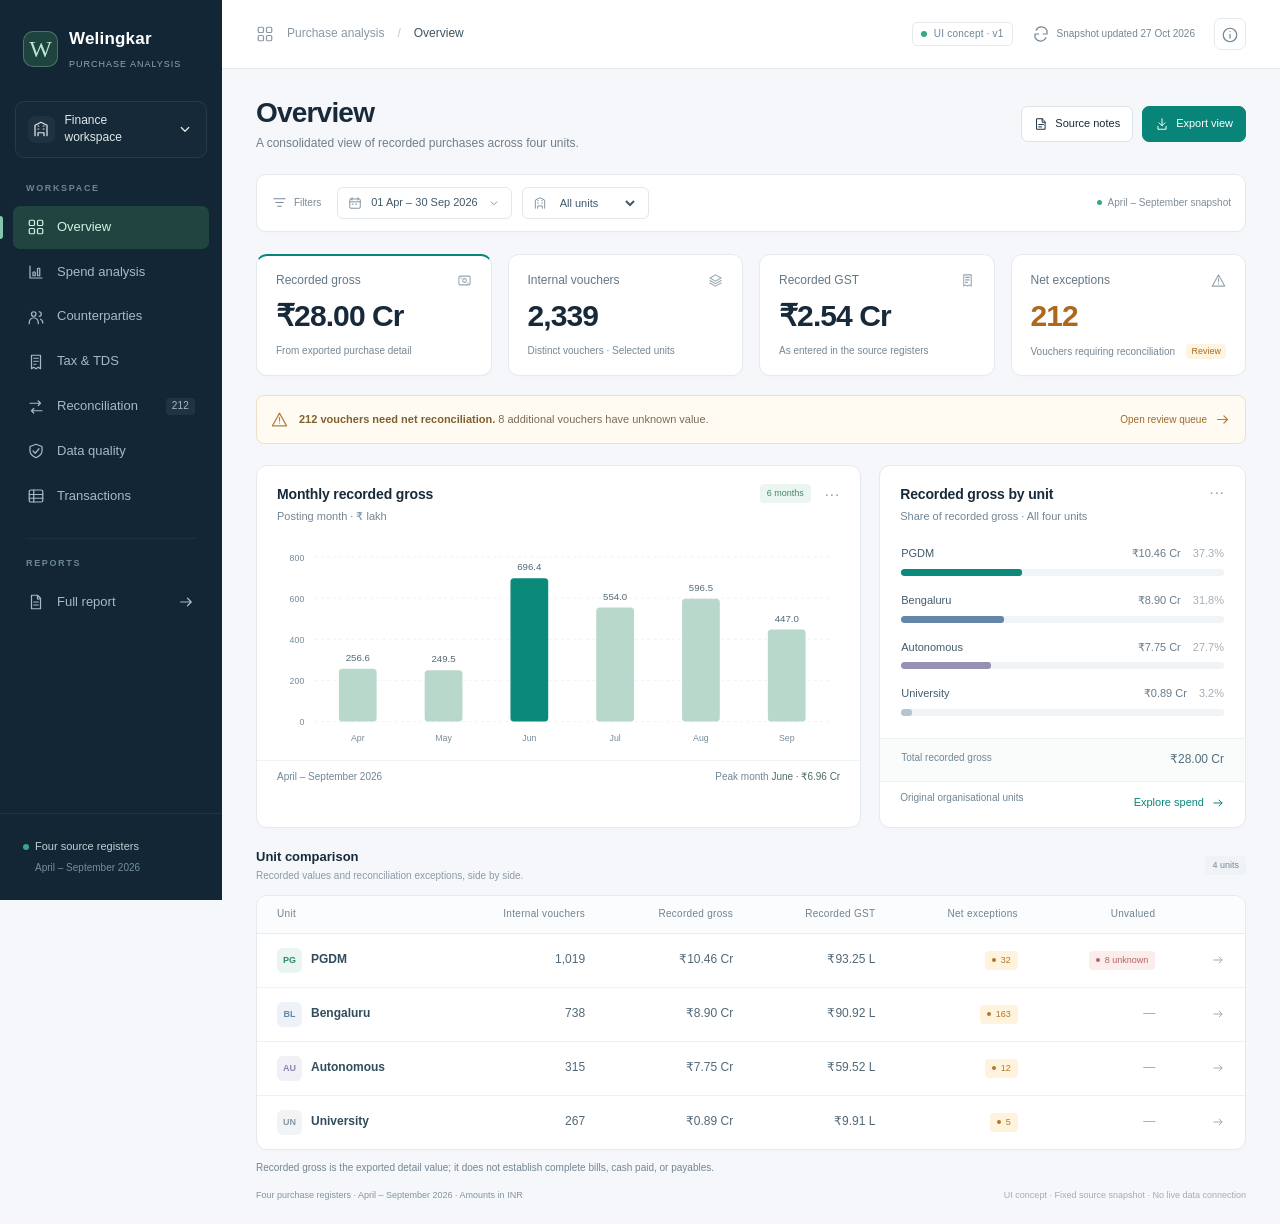
<file: welingkar-ui-mockup-package/index.html>
<!DOCTYPE html>
<html lang="en">
<head>
<meta charset="UTF-8"><meta name="viewport" content="width=device-width,initial-scale=1">
<title>Welingkar purchase analysis · UI concept</title>
<style>
:root{--bg:#f5f7fa;--surface:#fff;--ink:#182a3a;--muted:#6f7e8c;--line:#e5eaef;--accent:#088578;--mint:#e8f6f1;--amber:#a96813;--amber-bg:#fff7e8;--navy:#122636;--blue:#6386a8;--violet:#9691ba;--red:#ba544c;--shadow:0 2px 6px #182a3a03}
*{box-sizing:border-box}html{scroll-behavior:smooth}body{margin:0;background:var(--bg);color:var(--ink);font:14px -apple-system,BlinkMacSystemFont,"Segoe UI",Arial,sans-serif;line-height:1.45;font-variant-numeric:tabular-nums}button,input,select{font:inherit}button,a,select{ -webkit-tap-highlight-color:transparent}button,a{cursor:pointer}button:focus-visible,a:focus-visible,input:focus-visible,select:focus-visible{outline:3px solid #38ad9d;outline-offset:3px}button{color:inherit}a{text-decoration:none;color:inherit}svg{flex-shrink:0}.icon{width:18px;height:18px;fill:none;stroke:currentColor;stroke-width:1.65;stroke-linecap:round;stroke-linejoin:round;vertical-align:middle}.app{min-height:100vh}.sidebar{position:fixed;inset:0 auto 0 0;width:222px;background:var(--navy);color:#9bafbc;display:flex;flex-direction:column;z-index:50}.brand{padding:27px 23px 29px;display:flex;gap:11px;align-items:center;color:#fff}.brand-mark{width:35px;height:36px;border:1px solid #9ecfbd57;background:#1f443f;border-radius:10px;display:grid;place-items:center;font-family:Georgia,serif;font-size:24px;color:#bce6d4}.brand strong{display:block;font-size:17px;letter-spacing:.2px;font-weight:600}.brand small{white-space:nowrap;font-size:9px;letter-spacing:1px;color:#8dabae}.workspace{margin:0 15px 24px;padding:10px 12px;border:1px solid #ffffff14;border-radius:9px;display:flex;gap:10px;align-items:center;font-size:12px;color:#e1e8e9;background:#ffffff04}.workspace .chev{margin-left:auto}.workspace .workspace-icon{width:27px;height:27px;border-radius:7px;background:#ffffff0b;display:grid;place-items:center}.nav-label{font-size:9px;text-transform:uppercase;letter-spacing:1.65px;padding:0 26px 9px;color:#6b8593;font-weight:600}.nav-item{display:flex;align-items:center;gap:12px;padding:12px 14px;margin:2px 13px;color:#a6b9c6;font-size:12px;border-radius:7px;position:relative}.nav-item.active{background:#20443f;color:#d1f2e5}.nav-item.active:before{content:"";position:absolute;left:-13px;top:10px;bottom:10px;width:3px;background:#83c8ad;border-radius:0 3px 3px 0}.nav-item:hover{background:#ffffff08;color:white}.nav-item.active:hover{background:#20443f}.nav-count{margin-left:auto;background:#ffffff10;border-radius:4px;font-size:10px;padding:1px 6px;letter-spacing:.2px}.nav-divider{height:1px;background:#ffffff0c;margin:18px 26px}.side-bottom{margin-top:auto;padding:25px 23px;border-top:1px solid #ffffff10}.source-status{display:flex;align-items:center;gap:6px;color:#c0d0d6;font-size:11px}.dot{width:6px;height:6px;background:#36a784;border-radius:50%;display:inline-block;flex-shrink:0}.side-bottom p{font-size:10px;margin:6px 0 0 12px;color:#72909b}.design-tag{display:inline-flex;align-items:center;gap:7px;color:#718492;border:1px solid var(--line);border-radius:5px;padding:4px 8px;font-size:10px;letter-spacing:.2px;background:white}.main-shell{margin-left:222px}.topbar{height:69px;border-bottom:1px solid var(--line);background:#fff;display:flex;align-items:center;justify-content:space-between;padding:0 34px;gap:18px}.breadcrumb{display:flex;align-items:center;gap:13px;color:#8a98a4;font-size:12px}.breadcrumb .current{color:#3e5363}.top-right{display:flex;align-items:center;gap:19px}.updated{font-size:10px;color:#8996a1;display:flex;align-items:center;gap:7px}.circle-btn{width:32px;height:32px;display:grid;place-items:center;border:1px solid var(--line);border-radius:7px;background:white;color:#738593}.content{padding:27px 34px 21px;max-width:1700px;margin:0 auto}.page-head{display:flex;justify-content:space-between;gap:16px;align-items:center;margin-bottom:22px}.page-head h1{margin:0 0 5px;font-size:28px;line-height:1.2;letter-spacing:-.8px;font-weight:650}.page-head p{margin:0;color:var(--muted);font-size:12px}.head-actions{display:flex;align-items:center;gap:9px}.btn{display:inline-flex;align-items:center;justify-content:center;gap:7px;min-height:36px;padding:8px 12px;border:1px solid #dce3e8;border-radius:7px;background:white;font-size:11px;font-weight:500;white-space:nowrap}.btn:hover{background:#f3f7f8}.btn.primary{background:var(--accent);border-color:var(--accent);color:#fff}.btn.primary:hover{background:#08786d}.btn.ghost{border:none;background:transparent;padding:4px 0;color:var(--accent);min-height:auto;font-size:11px}.btn .icon{width:14px;height:14px}.filters{display:flex;align-items:center;gap:10px;padding:12px 14px;background:#fff;border:1px solid var(--line);border-radius:10px;margin-bottom:22px;box-shadow:var(--shadow)}.filter-label{color:#7c8996;font-size:10px;display:flex;align-items:center;gap:7px;padding:0 6px 0 1px}.filter-label .icon{width:15px;height:15px}.filter{display:inline-flex;align-items:center;gap:9px;background:#fff;min-height:32px;padding:6px 10px;border:1px solid #e1e7ec;border-radius:6px;font-size:11px;color:#415969}.filter .icon{width:14px;height:14px;color:#81939f}.filter select{border:0;outline:0;background:transparent;color:inherit;font-size:11px;max-width:155px}.filter-meta{margin-left:auto;display:flex;gap:6px;align-items:center;font-size:10px;color:#7f8c98}.filter-meta .dot{width:5px;height:5px}.kpis{display:grid;grid-template-columns:repeat(4,minmax(0,1fr));gap:16px;margin-bottom:19px}.kpi{background:var(--surface);border:1px solid var(--line);border-radius:11px;padding:17px 19px 16px;min-width:0;box-shadow:var(--shadow);position:relative;overflow:hidden}.kpi-top{display:flex;align-items:center;gap:6px;justify-content:space-between;margin-bottom:10px;font-size:11px;color:#697b89}.kpi-top .icon{width:15px;height:15px;color:#94a5af}.kpi strong{display:block;font-size:30px;font-weight:600;letter-spacing:-.9px;line-height:1.1;margin-bottom:12px}.kpi-bottom{font-size:10px;color:#8a97a0;display:flex;gap:5px;align-items:center}.kpi-bottom .icon{width:12px;height:12px}.kpi.primary-kpi{border-top:2px solid var(--accent);padding-top:16px}.kpi.alert-kpi strong{color:#ad681b}.kpi .small-tag{margin-left:auto;padding:1px 5px;font-size:9px;border-radius:4px;background:#fff4e0;color:#a96d21}.summary-strip{border:1px solid #eee0c7;background:#fffbf3;border-radius:8px;display:flex;align-items:center;gap:11px;padding:11px 14px;margin-bottom:21px;color:#7c6b54;font-size:11px}.summary-strip .icon{color:#b1813d;width:17px;height:17px}.summary-strip strong{font-weight:600;color:#7e602d}.summary-strip .btn{margin-left:auto;font-size:10px;color:#9a6c2b}.grid{display:grid;gap:18px;margin-bottom:20px}.grid-two{grid-template-columns:1.65fr 1fr}.grid-equal{grid-template-columns:1fr 1fr}.grid-third{grid-template-columns:1.55fr 1fr}.card{background:var(--surface);border:1px solid var(--line);border-radius:11px;box-shadow:var(--shadow);min-width:0;overflow:hidden}.card-header{padding:18px 20px 0;display:flex;justify-content:space-between;gap:12px;align-items:flex-start}.card-title{font-size:13px;font-weight:600;letter-spacing:-.15px;margin:0}.card-sub{font-size:10px;color:#8b98a3;margin:4px 0 0}.card-tools{display:flex;gap:9px;align-items:center}.more{border:0;background:transparent;font-size:15px;color:#8c9ba6;line-height:16px;letter-spacing:1px;padding:0 0 0 5px}.segmented{display:flex;border:1px solid var(--line);background:#f6f8fa;border-radius:5px;padding:2px;gap:1px}.segmented button{border:0;background:transparent;font-size:9px;color:#8a98a3;padding:3px 8px;border-radius:3px}.segmented button.selected{background:#fff;box-shadow:0 1px 3px #1226360c;color:#3b5564}.chart-body{padding:10px 20px 12px}.chart-svg{display:block;width:100%;height:auto;overflow:visible}.chart-svg text{font:10px -apple-system,BlinkMacSystemFont,"Segoe UI",Arial,sans-serif;fill:#8b99a5}.chart-svg .data-label{fill:#536978;font-weight:500;font-size:11px}.chart-svg .axis-line{stroke:#edf0f3;stroke-width:1;stroke-dasharray:3 4}.chart-foot{padding:9px 20px 12px;font-size:10px;color:#91a0aa;border-top:1px solid #f0f3f5;display:flex;justify-content:space-between;gap:10px}.chart-foot strong{font-weight:500;color:#4d6d65}.unit-list{padding:21px 21px 14px;display:flex;flex-direction:column;gap:17px}.unit-line .label{display:flex;align-items:center;justify-content:space-between;font-size:11px;margin-bottom:7px}.unit-line .label span{color:#687c8b;font-size:10px}.bar-bg{height:7px;border-radius:3px;background:#f1f4f6;overflow:hidden}.bar-fill{height:100%;border-radius:3px;background:var(--accent)}.unit-total{padding:12px 21px;margin-top:8px;background:#fafcfc;border-top:1px solid #eff3f4;display:flex;justify-content:space-between;font-size:10px;color:#80929b}.unit-total strong{font-size:12px;color:#536e77;font-weight:500}.section-label{display:flex;justify-content:space-between;align-items:center;margin:3px 0 12px}.section-label h2{font-size:13px;margin:0;font-weight:600}.section-label p{font-size:10px;color:#8d9aa5;margin:2px 0 0}.table-wrap{width:100%;overflow:auto}table{border-collapse:collapse;width:100%;font-size:11px;white-space:nowrap}th{text-align:left;font-size:9px;letter-spacing:.3px;color:#8897a3;font-weight:500;background:#fbfcfd;padding:11px 20px;border-bottom:1px solid #e8edf1}td{padding:14px 20px;border-bottom:1px solid #edf1f4;color:#536877}tr:last-child td{border-bottom:0}tbody tr:hover{background:#f9fcfb}th.num,td.num{text-align:right}td.strong{font-weight:550;color:#304c5d}.unit-label{display:inline-flex;align-items:center;gap:9px}.unit-badge{width:25px;height:25px;display:inline-grid;place-items:center;font-size:9px;font-weight:600;border-radius:6px;background:#eaf5f0;color:#2f8c74}.unit-badge.blue{background:#edf2f8;color:#6588a9}.unit-badge.violet{background:#f1f0f7;color:#8b84ae}.unit-badge.gray{background:#f1f3f5;color:#8796a3}.badge{font-size:9px;padding:3px 7px;border-radius:4px;display:inline-flex;align-items:center;gap:5px;background:#eff3f6;color:#768896}.badge.amber{background:#fff3dd;color:#ac792c}.badge.red{background:#fbedeb;color:#b3655e}.badge.green{background:#eaf6ef;color:#48856c}.badge.blue{background:#edf3f9;color:#6485a4}.badge .dot{width:4px;height:4px;background:currentColor}.table-arrow{border:0;background:transparent;color:#9babb5;padding:0}.table-arrow .icon{width:14px;height:14px}.mini-bar{display:flex;align-items:center;gap:9px;justify-content:flex-end}.mini-track{width:58px;height:4px;border-radius:3px;background:#edf2f4}.mini-track i{display:block;background:#8bb9a5;height:4px;border-radius:3px}.table-header{padding:17px 20px 13px;display:flex;justify-content:space-between;align-items:center;gap:12px}.table-header h2{font-size:13px;margin:0;font-weight:600}.table-header p{margin:4px 0 0;font-size:10px;color:#8a9aa5}.table-header-right{display:flex;gap:8px;align-items:center}.search{display:flex;align-items:center;gap:7px;border:1px solid var(--line);border-radius:6px;padding:7px 9px;background:#fff}.search .icon{width:13px;height:13px;color:#97a5af}.search input{width:142px;border:0;background:transparent;font-size:10px;color:#536a78;outline:none}.search input::placeholder{color:#95a3ae}.pagination{display:flex;align-items:center;justify-content:space-between;padding:10px 20px;border-top:1px solid var(--line);font-size:10px;color:#8899a5}.pagination .pages{display:flex;gap:5px;align-items:center}.page-number{font-size:10px;padding:3px 7px;border:0;background:#ecf6f1;color:#2f8c74;border-radius:3px}.footer{padding:14px 0 1px;font-size:9px;color:#97a5ae;display:flex;justify-content:space-between;gap:12px}.footer span:last-child{color:#a1adb5}.text-note{font-size:10px;color:#8d9ba6;margin:10px 0 0;line-height:1.5}.table-note{padding:11px 20px;border-top:1px solid var(--line);font-size:10px;color:#8b9ba6}.attention{padding:0 20px}.attention-item{padding:15px 0;display:flex;align-items:center;justify-content:space-between;border-bottom:1px solid #eef2f4}.attention-item:last-child{border-bottom:0}.attention-item strong{display:block;font-size:11px;font-weight:500;color:#526b7b}.attention-item p{font-size:10px;margin:4px 0 0;color:#8b9ba6}.attention-num{font-size:22px;color:#a97632;font-weight:500}.donut-row{display:flex;gap:25px;align-items:center;padding:20px}.donut{position:relative;width:130px;height:130px;flex-shrink:0}.donut svg{width:100%;height:100%;transform:rotate(-90deg)}.donut-center{position:absolute;inset:0;display:flex;flex-direction:column;align-items:center;justify-content:center}.donut-center strong{font-size:21px;font-weight:600;letter-spacing:-.5px}.donut-center small{font-size:9px;color:#8d9ba6}.legend{display:flex;flex-direction:column;gap:14px;flex:1}.legend-item{display:flex;align-items:center;gap:8px;font-size:11px;color:#637b8b}.legend-item i{width:7px;height:7px;border-radius:2px;background:var(--accent)}.legend-item strong{margin-left:auto;font-size:12px;color:#455f71;font-weight:500}.legend-item small{display:block;color:#8b9aa5;font-size:9px;margin-top:2px}.toolbar-tabs{display:flex;gap:23px;border-bottom:1px solid var(--line);padding:0 20px}.toolbar-tabs button{border:0;background:transparent;padding:13px 0;font-size:11px;color:#8b99a5;position:relative}.toolbar-tabs button.active{color:var(--accent)}.toolbar-tabs button.active:after{position:absolute;bottom:-1px;left:0;right:0;height:2px;background:var(--accent);content:""}.inline-note{padding:12px 15px;background:#edf5f9;border:1px solid #dae7ee;color:#65808f;border-radius:8px;display:flex;gap:10px;align-items:flex-start;font-size:10px;margin-bottom:20px}.inline-note .icon{width:15px;height:15px}.review-progress{height:6px;background:#f0f4f5;border-radius:4px;margin-top:10px;overflow:hidden}.review-progress i{height:100%;display:block;border-radius:4px;background:#7eb79e}.quality-list{padding:6px 20px 19px}.quality-line{display:grid;grid-template-columns:143px 1fr 43px;gap:12px;align-items:center;font-size:10px;margin-top:20px;color:#708694}.quality-line strong{text-align:right;font-size:11px;font-weight:500}.quality-line .bar-bg{height:7px}.report-layout{display:grid;grid-template-columns:196px 1fr;gap:21px}.report-outline{padding:18px;height:fit-content;position:sticky;top:20px}.report-outline small{color:#95a4ae;font-size:9px;letter-spacing:1.2px}.report-outline button{display:block;width:100%;text-align:left;border:0;background:transparent;color:#8093a0;padding:10px 9px;font-size:10px;border-radius:5px}.report-outline button.selected{color:var(--accent);background:#eaf5f0}.report-paper{padding:30px 36px}.report-kicker{font-size:9px;letter-spacing:1.5px;color:#7d9e90}.report-paper h2{font-size:25px;line-height:1.3;margin:10px 0;color:#233e4d;font-weight:600;letter-spacing:-.5px}.report-paper p{font-size:12px;color:#6f8492;line-height:1.75;margin:14px 0}.report-metrics{display:grid;grid-template-columns:repeat(3,1fr);padding:20px 0;margin:18px 0;border-top:1px solid var(--line);border-bottom:1px solid var(--line);gap:15px}.report-metrics strong{display:block;font-size:24px;font-weight:550}.report-metrics small{font-size:10px;color:#8194a0}.report-paper h3{font-size:14px;margin:24px 0 10px}.report-priority{display:flex;align-items:flex-start;gap:12px;margin:14px 0}.report-priority .number{background:#f2f6f5;border:1px solid #e2eae7;border-radius:6px;padding:4px 7px;color:#6a9585;font-size:10px}.report-priority strong{font-size:11px;font-weight:600;color:#455e6e}.report-priority p{margin:3px 0 0;font-size:10px;line-height:1.6}.drawer-backdrop{display:none;position:fixed;inset:0;z-index:80;background:#12263655;backdrop-filter:blur(2px)}.drawer-backdrop.open{display:block}.drawer{position:absolute;right:0;top:0;height:100%;width:410px;max-width:95vw;background:#fff;box-shadow:-5px 0 35px #12263622;padding:26px;overflow-y:auto}.drawer h2{font-size:21px;letter-spacing:-.5px;margin:15px 0 7px}.drawer p{color:#7d909e;font-size:12px;line-height:1.7}.drawer .close{float:right;border:1px solid var(--line);border-radius:6px;background:#fff;width:28px;height:28px}.drawer-detail{padding:14px 0;border-bottom:1px solid var(--line);display:flex;justify-content:space-between;font-size:12px;color:#7a8e9c}.drawer-detail strong{font-weight:550;color:#365261}.modal-bottom{margin-top:26px;padding:15px;background:#f5f8fa;border-radius:8px;font-size:11px;color:#7c919f}.toast{position:fixed;bottom:25px;left:calc(50% + 111px);transform:translateX(-50%);background:#203d40;color:white;padding:11px 20px;border-radius:8px;box-shadow:0 5px 20px #12263622;font-size:12px;z-index:100;opacity:0;pointer-events:none;transition:opacity .2s}.toast.show{opacity:1}.mobile-menu{display:none}.nav-close{display:none;position:absolute;right:10px;top:10px;width:25px;height:25px;border:1px solid #ffffff25;background:#122636;color:#b4c6ce;border-radius:5px;font-size:18px;align-items:center;justify-content:center}.section-options{display:flex;gap:8px;align-items:center}.hidden{display:none!important}.report-rule{border-top:1px solid var(--line);margin-top:25px;padding-top:15px;font-size:10px;color:#96a2aa}.quality-issue{color:#a5712f}.breakable{white-space:normal}.screen-description{display:none}
.nav-item{font-size:13px}.kpi-top{font-size:12px;color:#637786}.kpi-bottom{color:#758795}.card-title,.table-header h2{font-size:14px}.card-sub,.table-header p{font-size:11px;color:#738594}.chart-svg text{fill:#778b99}.chart-foot{color:#718694}.unit-line .label{font-size:12px}.unit-line .label span{font-size:11px}.unit-total{color:#718694}table{font-size:12px}th{font-size:10px;color:#6f8392}.text-note{color:#718694}.report-paper p{color:#647c8c}.report-outline button{font-size:11px;color:#718795}.updated{color:#728795}.footer{color:#8194a1}
@media(min-width:1700px){.content{padding-top:31px}.kpi{padding:20px 22px}.kpi.primary-kpi{padding-top:19px}.grid{gap:21px}.chart-body{padding-top:17px;padding-bottom:17px}.kpi strong{font-size:33px}}
@media(max-width:1250px){.sidebar{width:195px}.main-shell{margin-left:195px}.topbar{padding:0 23px}.content{padding:25px 23px}.nav-item{font-size:11px;gap:10px}.brand{padding-left:20px}.brand strong{font-size:15px}.brand small{font-size:8px}.grid-two{grid-template-columns:1.4fr 1fr}td,th{padding-left:15px;padding-right:15px}.filter-meta{display:none}.kpi{padding:16px 15px}.kpi.primary-kpi{padding-top:15px}.kpi strong{font-size:27px}.report-paper{padding:26px}.top-right{gap:10px}}
@media(max-width:980px){.sidebar{width:180px}.main-shell{margin-left:180px}.workspace{font-size:10px}.nav-item{padding:11px 10px;gap:8px;font-size:10px}.nav-count{font-size:9px}.brand{padding-left:16px}.grid-two,.grid-third{grid-template-columns:1fr 1fr}.content{padding:22px 20px}.topbar{padding:0 20px}.updated{display:none}.kpis{gap:10px}.kpi strong{font-size:25px}.kpi-top{font-size:10px}.kpi-bottom{font-size:9px}.summary-strip{align-items:flex-start}.summary-strip .btn{white-space:nowrap}.report-layout{grid-template-columns:160px 1fr}.donut-row{gap:10px}.donut{width:100px;height:100px}.head-actions .btn:not(.primary){display:none}.filter{font-size:10px}.quality-line{grid-template-columns:100px 1fr 35px}}
@media(max-width:760px){.nav-close{display:flex}.chart-svg text{font-size:16px}.chart-svg .data-label{font-size:18px}.sidebar:not(.mobile-open){visibility:hidden}.sidebar{transform:translateX(-100%);transition:transform .2s;width:222px}.sidebar.mobile-open{transform:translateX(0)}.main-shell{margin-left:0}.mobile-menu{display:grid}.topbar{height:59px;padding:0 17px;gap:10px}.breadcrumb{font-size:10px;gap:9px;margin-right:auto}.top-right{gap:6px}.top-right .circle-btn{display:none}.design-tag{font-size:9px;padding:3px 5px}.content{padding:23px 16px}.page-head{margin-bottom:17px;align-items:flex-start}.page-head h1{font-size:25px}.page-head p{font-size:10px;max-width:210px}.head-actions .btn{font-size:10px;padding:7px 9px;min-height:32px}.filters{padding:10px;gap:7px;flex-wrap:wrap;margin-bottom:17px}.filter-label{display:none}.filter{padding:5px 7px;font-size:10px;gap:5px;min-height:30px}.filter select{font-size:10px}.kpis{grid-template-columns:1fr 1fr;gap:10px;margin-bottom:16px}.kpi{padding:14px 15px}.kpi.primary-kpi{padding-top:13px}.kpi strong{font-size:28px;margin-bottom:9px}.kpi-top{margin-bottom:9px}.summary-strip{padding:10px 11px;font-size:10px;gap:8px;margin-bottom:16px;flex-wrap:wrap}.summary-strip .btn{margin-left:25px}.grid-two,.grid-equal,.grid-third{grid-template-columns:1fr}.grid{gap:16px;margin-bottom:16px}.card-header{padding:16px 16px 0}.chart-body{padding-left:16px;padding-right:16px}.table-header{padding:14px 15px;align-items:flex-start;flex-wrap:wrap}.table-header h2{font-size:12px}.table-header-right{margin-left:auto}.search input{width:110px}.search{padding:6px 8px}.table-header-right .btn{min-height:29px;font-size:10px;padding:6px 8px}.footer{font-size:8px;display:block}.footer span{display:block;margin-bottom:5px}.report-layout{grid-template-columns:1fr}.report-outline{position:static;display:flex;gap:5px;overflow:auto;padding:8px}.report-outline small{display:none}.report-outline button{width:auto;white-space:nowrap}.report-paper{padding:24px}.report-paper h2{font-size:23px}.toolbar-tabs{gap:17px;overflow:auto}.toolbar-tabs button{font-size:10px;white-space:nowrap}.toast{left:50%;max-width:90vw;width:max-content;font-size:11px}.inline-note{font-size:10px}.donut{width:130px;height:130px}.donut-row{gap:25px}.quality-line{grid-template-columns:130px 1fr 40px}}
@media print{.sidebar,.topbar,.filters,.head-actions,.footer{display:none}.main-shell{margin:0}.content{padding:0}.card,.kpi{break-inside:avoid}.summary-strip{print-color-adjust:exact}.report-layout{display:block}.report-outline{display:none}}
</style>
</head>
<body>
<div class="app">
<aside class="sidebar" id="sidebar" aria-label="Main navigation"><button class="nav-close" aria-label="Close navigation" onclick="document.getElementById('sidebar').classList.remove('mobile-open')">×</button>
 <a class="brand" href="#overview"><span class="brand-mark">W</span><span><strong>Welingkar</strong><small>PURCHASE ANALYSIS</small></span></a>
 <div class="workspace"><span class="workspace-icon" data-icon="building"></span><span>Finance workspace</span><span class="chev" data-icon="chevron"></span></div>
 <div class="nav-label">Workspace</div><nav id="nav"></nav>
 <div class="nav-divider"></div><div class="nav-label">Reports</div>
 <a class="nav-item" data-page="report" href="#report"><span data-icon="report"></span>Full report<span data-icon="arrow" style="margin-left:auto"></span></a>
 <div class="side-bottom"><div class="source-status"><i class="dot"></i>Four source registers</div><p>April – September 2026</p></div>
</aside>
<div class="main-shell">
 <header class="topbar"><button class="circle-btn mobile-menu" id="mobileMenu" aria-label="Open navigation"><span data-icon="menu"></span></button><div class="breadcrumb"><span data-icon="grid"></span><span>Purchase analysis</span><span style="color:#bac4cb">/</span><span class="current" id="breadcrumb">Overview</span></div><div class="top-right"><span class="design-tag"><i class="dot"></i>UI concept · v1</span><span class="updated"><span data-icon="refresh"></span>Snapshot updated 27 Oct 2026</span><button class="circle-btn" aria-label="About this preview" onclick="openAbout()"><span data-icon="info"></span></button></div></header>
 <main class="content" id="content"></main>
</div>
</div>
<div class="drawer-backdrop" id="drawerBackdrop"><section class="drawer" role="dialog" aria-modal="true" aria-labelledby="drawerTitle"><button class="close" aria-label="Close details" onclick="closeDrawer()">×</button><div id="drawerContent"></div></section></div>
<div class="toast" id="toast" role="status"></div>
<script>
const icons={
 grid:'<rect x="3" y="3" width="7" height="7" rx="1.5"/><rect x="14" y="3" width="7" height="7" rx="1.5"/><rect x="3" y="14" width="7" height="7" rx="1.5"/><rect x="14" y="14" width="7" height="7" rx="1.5"/>',
 chart:'<path d="M4 20V4M4 20h16"/><rect x="8" y="12" width="3" height="5" rx=".5"/><rect x="14" y="7" width="3" height="10" rx=".5"/>',
 users:'<circle cx="9" cy="8" r="3"/><path d="M3 21v-2a6 6 0 0 1 12 0v2M16 5a3 3 0 0 1 0 6M18 15a5 5 0 0 1 3 5"/>',
 tax:'<path d="M6 3h12v18l-3-2-3 2-3-2-3 2zM9 7h6M9 11h6M9 15h3"/>',
 reconcile:'<path d="M4 7h14l-3-3M20 17H6l3 3M18 7l-3 3M6 17l3-3"/>',
 shield:'<path d="M12 3 4 6v6c0 5 8 9 8 9s8-4 8-9V6zM8 12l3 3 5-6"/>',
 table:'<rect x="3" y="4" width="18" height="16" rx="2"/><path d="M3 10h18M3 15h18M9 4v16"/>',
 report:'<path d="M6 3h8l4 4v14H6zM14 3v5h4M9 12h6M9 16h6"/>',
 building:'<path d="M4 21V7l8-4 8 4v14M8 21v-4h8v4M8 8h1M15 8h1M8 12h1M15 12h1"/>',
 arrow:'<path d="M5 12h14M14 7l5 5-5 5"/>',
 down:'<path d="M12 3v12M7 10l5 5 5-5M5 16v5h14v-5"/>',
 calendar:'<rect x="3" y="5" width="18" height="16" rx="2"/><path d="M7 3v4M17 3v4M3 10h18M7 14h2M13 14h2"/>',
 chevron:'<path d="m7 10 5 5 5-5"/>',
 filter:'<path d="M3 6h18M6 12h12M9 18h6"/>',
 refresh:'<path d="M20 7v5h-5M4 17v-5h5M5.5 7a8 8 0 0 1 13.8-.8M18.5 17a8 8 0 0 1-13.8.8"/>',
 info:'<circle cx="12" cy="12" r="9"/><path d="M12 11v5M12 7v.1"/>',
 money:'<rect x="3" y="5" width="18" height="14" rx="2"/><circle cx="12" cy="12" r="3"/><path d="M6 8h1M17 16h1"/>',
 stack:'<path d="m3 8 9-5 9 5-9 5zM3 12l9 5 9-5M3 16l9 5 9-5"/>',
 alert:'<path d="m12 3 10 18H2zM12 9v5M12 17v.1"/>',
 search:'<circle cx="10.5" cy="10.5" r="6.5"/><path d="m16 16 5 5"/>',
 check:'<path d="m5 12 4 4L19 6"/>',
 menu:'<path d="M4 6h16M4 12h16M4 18h16"/>',
 clock:'<circle cx="12" cy="12" r="9"/><path d="M12 7v5l3 2"/>',
 file:'<path d="M5 3h9l5 5v13H5zM14 3v6h5M8 13h8M8 17h5"/>',
 arrowUp:'<path d="m5 15 5-5 4 4 5-8M15 6h4v4"/>',
 column:'<rect x="3" y="5" width="18" height="14" rx="2"/><path d="M10 5v14M16 5v14"/>'
};
const ico=(n)=>'<svg class="icon" viewBox="0 0 24 24" aria-hidden="true">'+(icons[n]||icons.info)+'</svg>';
function hydrateIcons(){document.querySelectorAll('[data-icon]').forEach(e=>e.innerHTML=ico(e.dataset.icon))}
const pages=[['overview','Overview','grid'],['spend','Spend analysis','chart'],['counterparties','Counterparties','users'],['tax','Tax & TDS','tax'],['reconciliation','Reconciliation','reconcile','212'],['quality','Data quality','shield'],['transactions','Transactions','table']];
document.getElementById('nav').innerHTML=pages.map(([id,label,icon,count])=>`<a class="nav-item" data-page="${id}" href="#${id}">${ico(icon)}${label}${count?`<span class="nav-count">${count}</span>`:''}</a>`).join('');
const units=[
 {name:'PGDM',code:'PG',color:'#0b897a',className:'',gross:104574467.29,gst:9324785.12,vouchers:1019,exceptions:32,unknown:8,monthly:[164.32,113.19,202.8,270.31,154.5,140.64]},
 {name:'Bengaluru',code:'BL',color:'#6486a7',className:'blue',gross:88994578.37,gst:9092069.56,vouchers:738,exceptions:163,unknown:0,monthly:[67.43,39.55,188.22,167.35,295.16,132.23]},
 {name:'Autonomous',code:'AU',color:'#9690b5',className:'violet',gross:77489839.07,gst:5951819.07,vouchers:315,exceptions:12,unknown:0,monthly:[19.04,92.57,282.88,98.24,132.17,150]},
 {name:'University',code:'UN',color:'#b5c5d0',className:'gray',gross:8940219.20,gst:990891.56,vouchers:267,exceptions:5,unknown:0,monthly:[5.76,4.23,22.47,18.15,14.7,24.09]}
];
const grossTotal=units.reduce((s,u)=>s+u.gross,0);
let selectedUnit='all',activePage='overview',searchTerm='',queueTab='Net exceptions';
const lakh=n=>'₹'+(n/100000).toFixed(2)+' L';
const crore=n=>'₹'+(n/10000000).toFixed(2)+' Cr';
const comma=n=>Number(n).toLocaleString('en-IN');
const badge=(label,style='amber')=>`<span class="badge ${style}"><i class="dot"></i>${label}</span>`;
const more=()=>`<button class="more" aria-label="Component details" onclick="showDesignNote()">···</button>`;
function head(title,sub,action='Export view'){return `<div class="page-head"><div><h1>${title}</h1><p>${sub}</p></div><div class="head-actions"><button class="btn" onclick="openAbout()">${ico('file')}Source notes</button><button class="btn primary" onclick="exportConcept()">${ico('down')}${action}</button></div></div>`}
function filterBar(extended=false){let scoped=['overview','spend'].includes(activePage);return `<div class="filters" aria-label="View filters"><span class="filter-label">${ico('filter')}Filters</span><button class="filter" onclick="showPeriod()">${ico('calendar')}01 Apr – 30 Sep 2026 ${ico('chevron')}</button>${scoped?`<label class="filter">${ico('building')}<select id="unitFilter" aria-label="Unit" onchange="selectedUnit=this.value;render()"><option value="all">All units</option>${units.map(u=>`<option ${selectedUnit===u.name?'selected':''}>${u.name}</option>`).join('')}</select></label>`:`<button class="filter" onclick="showDesignNote()">${ico('building')}All units ${ico('chevron')}</button>`}${extended?`<button class="filter" onclick="showDesignNote()">All services ${ico('chevron')}</button><button class="filter" onclick="showDesignNote()">All account heads ${ico('chevron')}</button>`:''}<span class="filter-meta"><i class="dot"></i>April – September snapshot</span></div>`}
function kpi(label,value,caption,icon='money',type='',tag=''){return `<div class="kpi ${type}"><div class="kpi-top"><span>${label}</span>${ico(icon)}</div><strong>${value}</strong><div class="kpi-bottom">${caption}${tag?`<span class="small-tag">${tag}</span>`:''}</div></div>`}
function card(title,sub,body,tools='',foot=''){return `<section class="card"><div class="card-header"><div><h2 class="card-title">${title}</h2>${sub?`<p class="card-sub">${sub}</p>`:''}</div><div class="card-tools">${tools}${more()}</div></div>${body}${foot?`<div class="chart-foot">${foot}</div>`:''}</section>`}
function table(title,sub,headers,rows,opt={}){return `<section class="card">${title?`<div class="table-header"><div><h2>${title}</h2>${sub?`<p>${sub}</p>`:''}</div><div class="table-header-right">${opt.search?`<label class="search">${ico('search')}<input type="search" placeholder="${opt.placeholder||'Search records...'}" aria-label="Search ${title}" oninput="filterRows(this)"></label>`:''}${opt.cta?`<a href="#${opt.cta.page}" class="btn ghost">${opt.cta.text} ${ico('arrow')}</a>`:''}${opt.download?`<button class="btn" onclick="exportConcept()">${ico('down')}CSV</button>`:''}${more()}</div></div>`:''}${opt.tabs||''}<div class="table-wrap"><table><thead><tr>${headers.map((h,i)=>`<th class="${i>0&&opt.numeric?'num':''}">${h}</th>`).join('')}</tr></thead><tbody>${rows.map(row=>`<tr>${row.map((c,i)=>`<td class="${i===0?'strong':i>0&&opt.numeric?'num':''}">${c}</td>`).join('')}</tr>`).join('')}</tbody></table></div>${opt.pagination?`<div class="pagination"><span>Showing ${rows.length} preview records${opt.total?' · '+comma(opt.total)+' in source':''}</span><div class="pages"><span>Design preview</span><span class="page-number">1</span></div></div>`:''}${opt.note?`<div class="table-note">${opt.note}</div>`:''}</section>`}
function rowArrow(name){return `<button class="table-arrow" aria-label="Inspect ${name}" onclick="openUnit('${name}')">${ico('arrow')}</button>`}
function unitLabel(u){return `<span class="unit-label"><span class="unit-badge ${u.className}">${u.code}</span>${u.name}</span>`}
function monthlyChart(values=[256.55,249.54,696.36,554.05,596.53,446.96],width=640,height=242){const max=Math.ceil(Math.max(...values)/200)*200||200;const left=43,right=12,top=25,bottom=30,cw=width-left-right,ch=height-top-bottom;let s=`<svg class="chart-svg" role="img" aria-label="Monthly recorded gross in lakh from April to September 2026" viewBox="0 0 ${width} ${height}">`;for(let i=0;i<=4;i++){const y=top+ch-i/4*ch;s+=`<line class="axis-line" x1="${left}" x2="${width-right}" y1="${y}" y2="${y}"/><text x="${left-12}" y="${y+4}" text-anchor="end">${max*i/4}</text>`}values.forEach((v,i)=>{let step=cw/6,x=left+i*step+step*.28,bw=step*.44,h=v/max*ch;s+=`<rect x="${x}" y="${top+ch-h}" width="${bw}" height="${h}" rx="4" fill="${i===2?'#0b897a':'#b8d8cb'}"><title>${['Apr','May','Jun','Jul','Aug','Sep'][i]}: ₹${v.toFixed(2)} lakh</title></rect><text class="data-label" x="${x+bw/2}" y="${top+ch-h-9}" text-anchor="middle">${v.toFixed(1)}</text><text x="${x+bw/2}" y="${height-8}" text-anchor="middle">${['Apr','May','Jun','Jul','Aug','Sep'][i]}</text>`});return s+'</svg>'}
function unitBars(showUnits=units){return `<div class="unit-list">${showUnits.map(u=>`<div class="unit-line"><div class="label"><span style="color:#425c6c">${u.name}</span><span>${crore(u.gross)}<span style="color:#a4afb8;margin-left:12px">${(u.gross/grossTotal*100).toFixed(1)}%</span></span></div><div class="bar-bg"><div class="bar-fill" style="width:${u.gross/grossTotal*100}%;background:${u.color}"></div></div></div>`).join('')}</div>`}
function footer(){return `<footer class="footer"><span>Four purchase registers · April – September 2026 · Amounts in INR</span><span>UI concept · Fixed source snapshot · No live data connection</span></footer>`}
function overview(){const scope=selectedUnit==='all'?units:units.filter(u=>u.name===selectedUnit),sum=k=>scope.reduce((s,u)=>s+u[k],0);let monthly=selectedUnit==='all'?[256.55,249.54,696.36,554.05,596.53,446.96]:scope[0].monthly;return head('Overview','A consolidated view of recorded purchases across four units.')+filterBar()+`<div class="kpis">${kpi('Recorded gross',crore(sum('gross')),'From exported purchase detail','money','primary-kpi')}${kpi('Internal vouchers',comma(sum('vouchers')),'Distinct vouchers · Selected units','stack')}${kpi('Recorded GST',crore(sum('gst')),'As entered in the source registers','tax')}${kpi('Net exceptions',comma(sum('exceptions')),'Vouchers requiring reconciliation','alert','alert-kpi','Review')}</div><div class="summary-strip">${ico('alert')}<span><strong>${comma(sum('exceptions'))} vouchers need net reconciliation.</strong> ${sum('unknown')} additional vouchers have unknown value.</span><a class="btn ghost" href="#reconciliation">Open review queue ${ico('arrow')}</a></div><div class="grid grid-two">${card('Monthly recorded gross','Posting month · ₹ lakh',`<div class="chart-body">${monthlyChart(monthly)}</div>`,`<span class="badge green">6 months</span>`,`<span>April – September 2026</span><span>${selectedUnit==='all'?'Peak month <strong>June · ₹6.96 Cr</strong>':selectedUnit+' source amounts'}</span>`)}${card('Recorded gross by unit','Share of recorded gross · All four units',unitBars()+`<div class="unit-total"><span>Total recorded gross</span><strong>₹28.00 Cr</strong></div>`,'',`<span>Original organisational units</span><a class="btn ghost" href="#spend">Explore spend ${ico('arrow')}</a>`)}</div><div class="section-label"><div><h2>Unit comparison</h2><p>Recorded values and reconciliation exceptions, side by side.</p></div><span class="badge">${scope.length} ${scope.length===1?'unit':'units'}</span></div>${table('','',['Unit','Internal vouchers','Recorded gross','Recorded GST','Net exceptions','Unvalued',''],scope.map(u=>[unitLabel(u),comma(u.vouchers),crore(u.gross),lakh(u.gst),badge(comma(u.exceptions)),u.unknown?badge(u.unknown+' unknown','red'):'<span style="color:#9aa9b3">—</span>',rowArrow(u.name)]),{numeric:true})}<p class="text-note">Recorded gross is the exported detail value; it does not establish complete bills, cash paid, or payables.</p>`}
function groupedChart(){let w=650,h=248,left=40,top=18,bottom=33,ch=h-top-bottom,step=(w-left-15)/6,s=`<svg class="chart-svg" role="img" aria-label="Monthly recorded gross by unit in lakh" viewBox="0 0 ${w} ${h}">`;for(let i=0;i<5;i++){let y=top+ch-i*ch/4;s+=`<line class="axis-line" x1="${left}" x2="${w-15}" y1="${y}" y2="${y}"/><text x="${left-10}" y="${y+4}" text-anchor="end">${i*75}</text>`}for(let m=0;m<6;m++){units.forEach((u,i)=>{let bh=u.monthly[m]/300*ch,x=left+m*step+16+i*13;s+=`<rect x="${x}" y="${top+ch-bh}" width="9" height="${bh}" fill="${u.color}" rx="2"><title>${u.name}: ${u.monthly[m]} lakh</title></rect>`});s+=`<text x="${left+m*step+37}" y="${h-8}" text-anchor="middle">${['Apr','May','Jun','Jul','Aug','Sep'][m]}</text>`}return s+'</svg>'}
function donut(){return `<div class="donut-row"><div class="donut"><svg viewBox="0 0 120 120" role="img" aria-label="Services 88.6 percent, goods 11.4 percent"><circle cx="60" cy="60" r="48" fill="none" stroke="#dce9ef" stroke-width="13"/><circle cx="60" cy="60" r="48" fill="none" stroke="#0b897a" stroke-width="13" stroke-dasharray="267.3 301.6" stroke-linecap="butt"/></svg><div class="donut-center"><strong>88.6%</strong><small>Services</small></div></div><div class="legend"><div class="legend-item"><i></i><div>Services<small>₹24.82 Cr</small></div><strong>88.6%</strong></div><div class="legend-item"><i style="background:#dce9ef"></i><div>Goods<small>₹3.18 Cr</small></div><strong>11.4%</strong></div></div></div>`}
const categories=[['Capital Work in Progress','23','₹4.27 Cr','15.3%'],['Other Office Expenses','245','₹1.97 Cr','7.0%'],['Enrollment Fees on PGDLP Program','9','₹1.74 Cr','6.2%'],['Enrollment Fees A/c – DLP Jaro','6','₹1.62 Cr','5.8%'],['Capital WIP','4','₹1.60 Cr','5.7%'],['Rent for Building and Hostels','97','₹1.43 Cr','5.1%']];
function spend(){let scope=selectedUnit==='all'?units:units.filter(u=>u.name===selectedUnit),gross=scope.reduce((s,u)=>s+u.gross,0);return head('Spend analysis','Understand the mix, trajectory, and original account classifications.')+filterBar(true)+`<div class="kpis">${kpi('Recorded gross',crore(gross),'Exported purchase detail','money','primary-kpi')}${kpi('Basic amount',selectedUnit==='all'?'₹25.46 Cr':crore(gross-scope[0].gst),'Before recorded GST','stack')}${kpi('Explicit capital-work heads','₹5.87 Cr','All units · Source classification','building')}${kpi('Account heads','90','All units · Original labels retained','column')}</div><div class="grid grid-two">${card('Monthly gross by unit','₹ lakh · Posting month',`<div class="chart-body">${selectedUnit==='all'?groupedChart():monthlyChart(scope[0].monthly)}</div>`,'',`<div style="display:flex;gap:15px">${units.map(u=>`<span style="display:flex;gap:5px;align-items:center"><i style="width:6px;height:6px;border-radius:2px;background:${u.color}"></i>${u.name}</span>`).join('')}</div>`)}${card('Goods & services','As classified in the original registers · All units',donut()+`<div class="attention" style="padding-bottom:16px"><div class="attention-item"><div><strong>₹5.87 Cr in explicit capital-work heads</strong><p>A classification view; not a complete capex definition.</p></div>${ico('building')}</div></div>`)}</div>${table('Category analysis','All units · Original account labels have not been merged.',['Account head','Vouchers','Recorded gross','Share'],categories.map(r=>[r[0],r[1],r[2],`<span class="mini-bar">${r[3]}<span class="mini-track"><i style="width:${parseFloat(r[3])/15.3*100}%"></i></span></span>`]),{search:true,placeholder:'Search account heads...',numeric:true,pagination:true,total:90,download:true})}`}
const parties=[['NU Associates LLP','Bengaluru','15','₹3.28 Cr','11.7%'],['JARO Institute of Technology Mgmt. & Res. Ltd (Crs)','Autonomous','6','₹1.62 Cr','5.8%'],['Artimiza Designers','3 units','13','₹1.58 Cr','5.7%'],['DMC Finishing School Pvt Ltd','Autonomous','6','₹1.51 Cr','5.4%'],['BEST Undertaking','PGDM','119','₹1.13 Cr','4.0%'],['Yangpoo Marketing Pvt Ltd','Autonomous','8','₹1.07 Cr','3.8%']];
function counterparties(){return head('Counterparties','Explore recorded party names, concentration, and identity review candidates.')+filterBar()+`<div class="kpis">${kpi('Recorded party names','460','Recorded names · Not deduplicated','users','primary-kpi')}${kpi('Top ten share','48.5%','Share of recorded gross','chart')}${kpi('Names in multiple units','52','Cross-unit recorded names','building')}${kpi('Same-identifier name groups','9','Review identity before merging','alert','alert-kpi')}</div><div class="grid grid-third">${card('Counterparty concentration','Share of recorded gross',`<div style="padding:26px 21px 22px"><div style="display:flex;justify-content:space-between;margin-bottom:12px;font-size:11px"><span style="color:#486655">Top 10 recorded names</span><strong style="font-weight:500">48.5%</strong></div><div style="height:24px;display:flex;border-radius:5px;overflow:hidden"><div style="width:48.5%;background:#0b897a"></div><div style="width:51.5%;background:#dce7ed"></div></div><div style="display:flex;justify-content:space-between;margin-top:12px;font-size:10px;color:#91a0ab"><span>10 recorded names</span><span>Remaining names · 51.5%</span></div><p class="text-note" style="margin-top:20px">Concentration uses original party labels. Related names have not been consolidated.</p></div>`)}${card('Identity review','Candidates requiring original evidence',`<div class="attention"><div class="attention-item"><div><strong>Same-identifier name groups</strong><p>Confirm relationships before merging.</p></div><span class="attention-num">9</span></div><div class="attention-item"><div><strong>Repeated bill-reference groups</strong><p>Review candidates; no proven duplicates.</p></div><span class="attention-num">5</span></div></div>`)}</div>${table('Counterparty portfolio','Recorded names preserved; cross-unit labels shown for context.',['Recorded party name','Units','Vouchers','Recorded gross','Gross share'],parties.map((r,i)=>[`<span style="display:flex;gap:10px;align-items:center"><span class="unit-badge ${i%2?'blue':''}">${r[0].slice(0,2).toUpperCase()}</span><span style="max-width:330px;overflow:hidden;text-overflow:ellipsis">${r[0]}</span></span>`,badge(r[1],'blue'),r[2],r[3],r[4]]),{search:true,placeholder:'Search party names...',download:true,pagination:true,total:460})}`}
function tax(){return head('Tax & TDS','Recorded tax values, withholding, and component review.')+filterBar()+`<div class="kpis">${kpi('Recorded GST','₹2.54 Cr','Source Total GST values','tax','primary-kpi')}${kpi('Recorded TDS withheld','₹1.26 Cr','Recorded withholding magnitude','money')}${kpi('GST-bearing rows','1,485','Detail rows with recorded GST','table')}${kpi('Component mismatches','1','GST components vs recorded total','alert','alert-kpi')}</div><div class="inline-note">${ico('info')}<span>Recorded-value analysis only. Input-credit eligibility, legal rates, and remittance require original evidence. “Tax Type” remains an unconfirmed ERP classification.</span></div><div class="grid grid-equal">${card('Recorded GST by unit','₹ lakh · Aggregated from the source registers',`<div class="unit-list">${units.map(u=>`<div class="unit-line"><div class="label"><span style="color:#526d7c">${u.name}</span><span>${lakh(u.gst)}</span></div><div class="bar-bg"><div class="bar-fill" style="width:${u.gst/10000000*100}%;background:${u.color}"></div></div></div>`).join('')}</div>`,'',`<span>Recorded Total GST</span><span>₹2.54 Cr</span>`)}${card('Tax review priorities','Separate recorded arithmetic from tax interpretation',`<div class="attention"><div class="attention-item"><div><strong>Tax-component reconciliation</strong><p>One component inconsistency in the supplied detail.</p></div>${badge('1 review')}</div><div class="attention-item"><div><strong>ERP tax classifications</strong><p>“Exempted” can coexist with supplier GST.</p></div>${badge('Context','blue')}</div><div class="attention-item"><div><strong>Source evidence</strong><p>Returns and payment evidence are not supplied.</p></div>${ico('file')}</div></div>`)}</div>${table('Recorded tax values by unit','Values as entered in the original registers.',['Unit','Recorded gross','Recorded GST','GST / gross¹'],units.map(u=>[unitLabel(u),crore(u.gross),lakh(u.gst),(u.gst/u.gross*100).toFixed(2)+'%']),{numeric:true,download:true,note:'¹ Recorded GST divided by recorded gross; this ratio is not a statutory tax rate.'})}`}
const queue=[['BBI/26-27/JUN/0120','NU Associates LLP','Bengaluru','₹20.33 L'],['BBI/26-27/SEP/0017','Trig Security Services','Bengaluru','₹5.47 L'],['BBI/26-27/MAY/0079','Trig Security Services','Bengaluru','₹4.66 L'],['BBI/26-27/JUL/0014','Microline India Pvt. Ltd.','Bengaluru','₹2.21 L'],['ABI/26-27/MAY/0012','Rio Corporation','Autonomous','−₹2.01 L'],['ABI/26-27/SEP/0025','Rio Corporation','Autonomous','−₹1.90 L']];
function reconciliation(){return head('Reconciliation','Prioritise voucher differences and inspect the source values.')+filterBar()+`<div class="kpis">${kpi('Net exceptions','212','Vouchers with a net difference','alert','alert-kpi')}${kpi('Monetary vouchers affected','9.1%','Excludes vouchers without amounts','chart')}${kpi('Absolute differences','₹56.42 L','Sum of absolute voucher differences','money')}${kpi('Unvalued vouchers','8','Whole vouchers without amounts','file')}</div><div class="grid grid-two">${card('Exceptions by unit','Number of vouchers requiring net reconciliation',`<div class="unit-list">${[units[1],units[0],units[2],units[3]].map(u=>`<div class="unit-line"><div class="label"><span style="color:#546d7b">${u.name}</span><span>${u.exceptions} vouchers</span></div><div class="bar-bg"><div class="bar-fill" style="width:${u.exceptions/212*100}%;background:${u.name==='Bengaluru'?'#be9252':'#d8c6a9'}"></div></div></div>`).join('')}</div>`,'',`<span>Bengaluru accounts for 163 of 212 net exceptions.</span>`)}${card('Reconciliation basis','A review check, not a payment determination',`<div style="padding:22px 20px 19px"><div style="padding:13px 14px;border:1px solid #e8edf0;background:#fafcfc;border-radius:7px;font-size:12px;color:#617a89">Entered net − (gross + signed TDS)</div><p class="text-note" style="margin-top:14px;line-height:1.8">Original signs and source values are retained. Differences are review candidates, not financial loss or confirmed incorrect payments.</p></div>`,'',`<span>Arithmetic tolerance</span><strong>₹1</strong>`)}</div>${table('Voucher review queue','Ordered by absolute difference · Original recorded values.',['Voucher / internal reference','Recorded party','Unit','Net difference','Status',''],queue.map(r=>[`<span style="font-size:10px;letter-spacing:.1px">${r[0]}</span>`,r[1],badge(r[2],'blue'),`<span style="color:#9e6e2d;font-weight:550">${r[3]}</span>`,badge('Review net'),`<button class="btn ghost" onclick="openVoucher('${r[0]}')">Inspect ${ico('arrow')}</button>`]),{search:true,placeholder:'Search voucher or party...',download:true,pagination:true,total:212,tabs:`<div class="toolbar-tabs"><button class="active" onclick="showQueue('Net exceptions',this)">Net exceptions <span style="margin-left:4px;color:#b59464">212</span></button><button onclick="showQueue('Unvalued vouchers',this)">Unvalued vouchers <span style="margin-left:4px">8</span></button></div>`})}`}
function quality(){return head('Data quality','Traceable findings, clear record grains, and focused review.')+filterBar()+`<div class="kpis">${kpi('Unvalued vouchers','8','Entire voucher has no amounts','file','alert-kpi')}${kpi('Missing / placeholder HSN','1,050','Detail rows · HSN / SAC','tax')}${kpi('Department blank','2,632','Detail rows · All source records','building')}${kpi('Bill year before 2020','2','Detail rows requiring date review','calendar')}</div><div class="inline-note">${ico('info')}<span>Findings overlap and use different record grains. Counts must not be added to estimate defective transactions or financial loss.</span></div><div class="grid grid-two">${card('Field completeness','Missing or placeholder values · 2,632 detail rows',`<div class="quality-list">${[['Department',2632,'#c19c62'],['HSN / SAC',1050,'#92b5a5']].map(([l,n,c])=>`<div class="quality-line"><span>${l}</span><div class="bar-bg"><div class="bar-fill" style="width:${n/2632*100}%;background:${c}"></div></div><strong>${(n/2632*100).toFixed(1)}%</strong></div>`).join('')}<div class="quality-line"><span>Party name</span><div class="bar-bg"></div><strong>0.0%</strong></div><div class="quality-line"><span>Account head</span><div class="bar-bg"></div><strong>0.0%</strong></div></div>`,'',`<span>Required fields are reviewed at their original grain.</span>`)}${card('Source integrity','What the exported detail supports',`<div class="attention"><div class="attention-item"><div><strong>Core fields populated</strong><p>Unit, voucher, posting date, party, and accounts.</p></div>${badge('Present','green')}</div><div class="attention-item"><div><strong>Basic-to-gross arithmetic</strong><p>Reconciles for all 2,617 monetary rows.</p></div>${badge('Reconciles','green')}</div><div class="attention-item"><div><strong>Completeness of source exports</strong><p>Full period coverage cannot be established.</p></div>${badge('Unconfirmed')}</div></div>`)}</div>${table('Data-quality findings','Screening results require the original evidence before correction.',['Finding','Record grain','Affected count','Review approach',''],[['Department is blank',badge('Detail row','blue'),'2,632','Complete source classification',rowArrow('Department')],['HSN / SAC blank or placeholder',badge('Detail row','blue'),'1,050','Verify original tax evidence',rowArrow('HSN / SAC')],['Whole voucher has no amounts',badge('Voucher','blue'),'8','Retrieve missing values',rowArrow('Unvalued vouchers')],['Bill year is earlier than 2020',badge('Detail row','blue'),'2','Check original bill dates',rowArrow('Bill dates')]],{search:true,placeholder:'Search findings...',pagination:true,total:16})}`}
function transactions(){return head('Transactions','Inspect original detail rows and the internal vouchers behind them.')+filterBar(true)+`<div class="kpis">${kpi('Original detail rows','2,632','Grain: one source Excel detail row','table','primary-kpi')}${kpi('Distinct internal vouchers','2,339','Grain: unit + internal voucher','stack')}${kpi('Rows without amounts','15','Retained with unknown value','alert','alert-kpi')}${kpi('Source registers','4','Original workbooks preserved','file')}</div><div class="inline-note">${ico('info')}<span>Detail rows and vouchers are different grains. This design preview shows selected voucher references; the original detail register belongs in the production view.</span></div>${table('Transaction explorer','Selected voucher references from the current dashboard.',['Internal voucher','Recorded party','Unit','Net difference','Review status',''],queue.map(r=>[`<span style="font-size:10px">${r[0]}</span>`,r[1],badge(r[2],'blue'),r[3],badge('Review net'),`<button class="btn ghost" onclick="openVoucher('${r[0]}')">View ${ico('arrow')}</button>`]),{search:true,placeholder:'Search party or voucher...',download:true,pagination:true,total:2339,tabs:`<div class="toolbar-tabs"><button class="active" onclick="showDesignNote()">Voucher preview</button><button onclick="showDesignNote()">Original detail rows <span style="margin-left:3px">2,632</span></button><button onclick="showDesignNote()">Row review flag ${ico('chevron')}</button></div>`,note:'Production pattern: pinned reference columns, horizontal scrolling, column selection, and a source-row detail drawer.'})}<div class="grid grid-equal" style="margin-top:20px">${card('Inspect a record','Keep the table context while reviewing',`<div style="padding:17px 20px;color:#8095a2;font-size:11px;line-height:1.8">The proposed detail drawer brings the entered amounts, review calculation, and original workbook reference together in one place. Select <strong style="color:#4a6879;font-weight:500">View</strong> to explore the pattern.</div>`)}${card('Original source context','Preserve the distinction between records and vouchers',`<div style="padding:17px 20px;color:#8095a2;font-size:11px;line-height:1.8">A voucher can contain several source detail rows. Production filters, exports, and row counts must follow the selected record grain.</div>`)}</div>`}
function report(){return head('Full report','A structured reading view of the original purchase-register analysis.','Export concept')+`<div class="report-layout"><aside class="card report-outline"><small>IN THIS REPORT</small>${['Executive summary','Source & coverage','Recorded amounts','Spend classifications','Counterparties','Tax & withholding','Reconciliation','Data quality','Recommended actions','Source notes'].map((t,i)=>`<button class="${i===0?'selected':''}" onclick="reportSection('${t}',this)">${t}</button>`).join('')}</aside><article class="card report-paper"><div class="report-kicker">PURCHASE REGISTER ANALYSIS · APR – SEP 2026</div><h2>Recorded purchases.<br>A clearer path to review.</h2><p>Four purchase registers record <strong style="color:#3d5e6c;font-weight:550">₹28.00 Cr</strong> in gross detail across 2,339 internal vouchers. These are exported accounting values and do not establish complete bills, cash paid, or outstanding payables.</p><div class="report-metrics"><div><strong>₹28.00 Cr</strong><small>Recorded gross</small></div><div><strong>2,339</strong><small>Internal vouchers</small></div><div><strong style="color:#ac792e">212</strong><small>Net exceptions</small></div></div><h3>Where management attention is needed</h3><div class="report-priority"><span class="number">01</span><div><strong>Reconcile net amounts before payment reporting</strong><p>212 vouchers have net differences; eight further vouchers have unknown value. The sum of absolute differences is ₹56.42 lakh, not an estimate of loss.</p></div></div><div class="report-priority"><span class="number">02</span><div><strong>Preserve original counterparty identities</strong><p>460 recorded names include nine same-identifier name groups. Confirm the relationships before combining records.</p></div></div><div class="report-priority"><span class="number">03</span><div><strong>Complete the missing classification fields</strong><p>Department is blank across all 2,632 detail rows. HSN / SAC is blank or a placeholder in 1,050 rows.</p></div></div><div class="report-priority"><span class="number">04</span><div><strong>Retain the boundaries of the source evidence</strong><p>The exports support recorded-value analysis. Budget, orders, receipts, payments, and tax returns require additional evidence.</p></div></div><div class="summary-strip" style="margin-top:24px;margin-bottom:0">${ico('alert')}<span>Review original evidence before changing dates, party identities, signs, or source amounts.</span></div><div class="report-rule">Executive summary · UI concept using the current dashboard snapshot</div></article></div>`}
const renderers={overview,spend,counterparties,tax,reconciliation,quality,transactions,report};
const names={overview:'Overview',spend:'Spend analysis',counterparties:'Counterparties',tax:'Tax & TDS',reconciliation:'Reconciliation',quality:'Data quality',transactions:'Transactions',report:'Full report'};
function render(){document.getElementById('content').innerHTML=renderers[activePage]()+footer();document.getElementById('breadcrumb').textContent=names[activePage];document.querySelectorAll('[data-page]').forEach(a=>a.classList.toggle('active',a.dataset.page===activePage));document.title=names[activePage]+' · Welingkar UI concept';hydrateIcons()}
function navigate(){let name=location.hash.slice(1);activePage=renderers[name]?name:'overview';document.getElementById('sidebar').classList.remove('mobile-open');render();window.scrollTo(0,0)}
window.addEventListener('hashchange',navigate);document.getElementById('mobileMenu').onclick=()=>document.getElementById('sidebar').classList.toggle('mobile-open');
let previousFocus=null;function openDrawer(html){previousFocus=document.activeElement;document.getElementById('drawerContent').innerHTML=html;document.getElementById('drawerBackdrop').classList.add('open');document.querySelector('.drawer .close').focus();document.body.style.overflow='hidden'}
function closeDrawer(){document.getElementById('drawerBackdrop').classList.remove('open');document.body.style.overflow='';if(previousFocus)previousFocus.focus()}
document.getElementById('drawerBackdrop').addEventListener('click',e=>{if(e.target.id==='drawerBackdrop')closeDrawer()});document.addEventListener('keydown',e=>{const b=document.getElementById('drawerBackdrop');if(e.key==='Escape')closeDrawer();if(e.key==='Tab'&&b.classList.contains('open')){const f=[...b.querySelectorAll('button,a,input,select')].filter(x=>x.offsetParent!==null);if(e.shiftKey&&document.activeElement===f[0]){e.preventDefault();f[f.length-1].focus()}else if(!e.shiftKey&&document.activeElement===f[f.length-1]){e.preventDefault();f[0].focus()}}});
function openUnit(name){let u=units.find(x=>x.name===name);if(!u){showDesignNote();return}openDrawer(`<span class="design-tag">Unit detail · Concept</span><h2 id="drawerTitle">${u.name}</h2><p>Recorded values from the April – September 2026 dashboard snapshot.</p>${[['Internal vouchers',comma(u.vouchers)],['Recorded gross',crore(u.gross)],['Recorded GST',lakh(u.gst)],['Net exceptions',u.exceptions],['Unvalued vouchers',u.unknown]].map(([k,v])=>`<div class="drawer-detail"><span>${k}</span><strong>${v}</strong></div>`).join('')}<div class="modal-bottom">Production pattern: retain this summary and provide direct access to original source rows. No source record is changed in this preview.</div>`)}
function openVoucher(ref){let q=queue.find(q=>q[0]===ref);openDrawer(`<span class="design-tag">Voucher inspection · Concept</span><h2 id="drawerTitle">Review net difference</h2><p>${ref}<br>${q[1]}</p><div class="drawer-detail"><span>Organisational unit</span><strong>${q[2]}</strong></div><div class="drawer-detail"><span>Net difference</span><strong style="color:#ae7c36">${q[3]}</strong></div><div class="drawer-detail"><span>Review status</span>${badge('Review net')}</div><h3 style="font-size:13px;margin-top:28px">Calculation pattern</h3><p>Entered net − (recorded gross + signed TDS)</p><div class="modal-bottom"><strong>Proposed source panel</strong><br>Original amounts, workbook, sheet, Excel row, and all rows belonging to the voucher would appear here when connected to the source data.</div><p style="font-size:10px">A net difference is a review candidate. It does not establish an incorrect payment or financial loss.</p>`)}
function openAbout(){openDrawer(`<span class="design-tag">Design direction · v1</span><h2 id="drawerTitle">Welingkar purchase analysis</h2><p>A visual redesign of all eight sections of the existing dashboard. The mockup uses values visible in the dashboard on 28 October 2026.</p>${[['Navigation','Persistent sidebar'],['Visual style','Navy · Teal · Light canvas'],['Data scope','Apr – Sep 2026 snapshot'],['Live connection','Not connected']].map(([k,v])=>`<div class="drawer-detail"><span>${k}</span><strong>${v}</strong></div>`).join('')}<div class="modal-bottom">Explore all eight screens using the sidebar. The overview unit filter, record search, and inspection drawers demonstrate the proposed interaction patterns. Other filters are layout concepts.</div><p style="font-size:10px">The original dashboard, records, classifications, and source workbooks have not been edited.</p>`)}
function showPeriod(){openDrawer(`<span class="design-tag">Period selector · Concept</span><h2 id="drawerTitle">Reporting period</h2><p>The available source snapshot covers April – September 2026.</p><div class="drawer-detail"><span>From</span><strong>01 Apr 2026</strong></div><div class="drawer-detail"><span>Through</span><strong>30 Sep 2026</strong></div><div class="modal-bottom">The date-control layout is part of the mockup. New periods and live date filtering require the production data connection.</div>`)}
function showDesignNote(){notify('Design control preview · Requires the production data connection')}
function notify(msg){let t=document.getElementById('toast');t.textContent=msg;t.classList.add('show');clearTimeout(window.toastTimer);window.toastTimer=setTimeout(()=>t.classList.remove('show'),3000)}
function filterRows(input){let table=input.closest('.card').querySelector('table');let found=0;table.querySelectorAll('tbody tr').forEach(row=>{let match=row.textContent.toLowerCase().includes(input.value.toLowerCase());row.classList.toggle('hidden',!match);if(match)found++});let status=input.closest('.card').querySelector('.pagination>span');if(status)status.textContent=found+' matching preview records'}
function showQueue(label,button){if(label==='Unvalued vouchers'){openDrawer(`<span class="design-tag">Queue pattern · Concept</span><h2 id="drawerTitle">8 unvalued vouchers</h2><p>These eight PGDM vouchers have no amounts at the whole-voucher level.</p><div class="modal-bottom">The production queue should display their original references and link each to the workbook evidence. Individual references are not included in this design preview.</div>`)}else notify('Net exception queue · 212 vouchers in the source snapshot')}
function reportSection(label,button){if(label==='Executive summary'){document.querySelectorAll('.report-outline button').forEach(b=>b.classList.toggle('selected',b===button));return}const links={'Recorded amounts':'overview','Spend classifications':'spend','Counterparties':'counterparties','Tax & withholding':'tax','Reconciliation':'reconciliation','Data quality':'quality'};if(links[label])location.hash=links[label];else openDrawer(`<span class="design-tag">Report navigation · Concept</span><h2 id="drawerTitle">${label}</h2><p>The full report reading view would retain the original analysis, exact recorded values, limitations, and source references in this section.</p><div class="modal-bottom">This mockup demonstrates the executive-summary layout and report navigation pattern. The original report is available in your existing dashboard.</div>`)}
function exportConcept(){const rows=[['Screen',names[activePage]],['Type','UI concept - fixed source snapshot'],['Source period','April - September 2026'],['Recorded gross INR',grossTotal],['Internal vouchers',2339],['Net exceptions',212],['Note','Concept summary only; not a source-register export']];const csv=rows.map(r=>r.map(v=>'"'+String(v).replaceAll('"','""')+'"').join(',')).join('\n');const a=document.createElement('a');a.href=URL.createObjectURL(new Blob([csv],{type:'text/csv;charset=utf-8'}));a.download='welingkar-'+activePage+'-concept-summary.csv';a.click();URL.revokeObjectURL(a.href);notify('Concept summary exported · Source register not included')}
navigate();
</script>
</body>
</html>
</file>
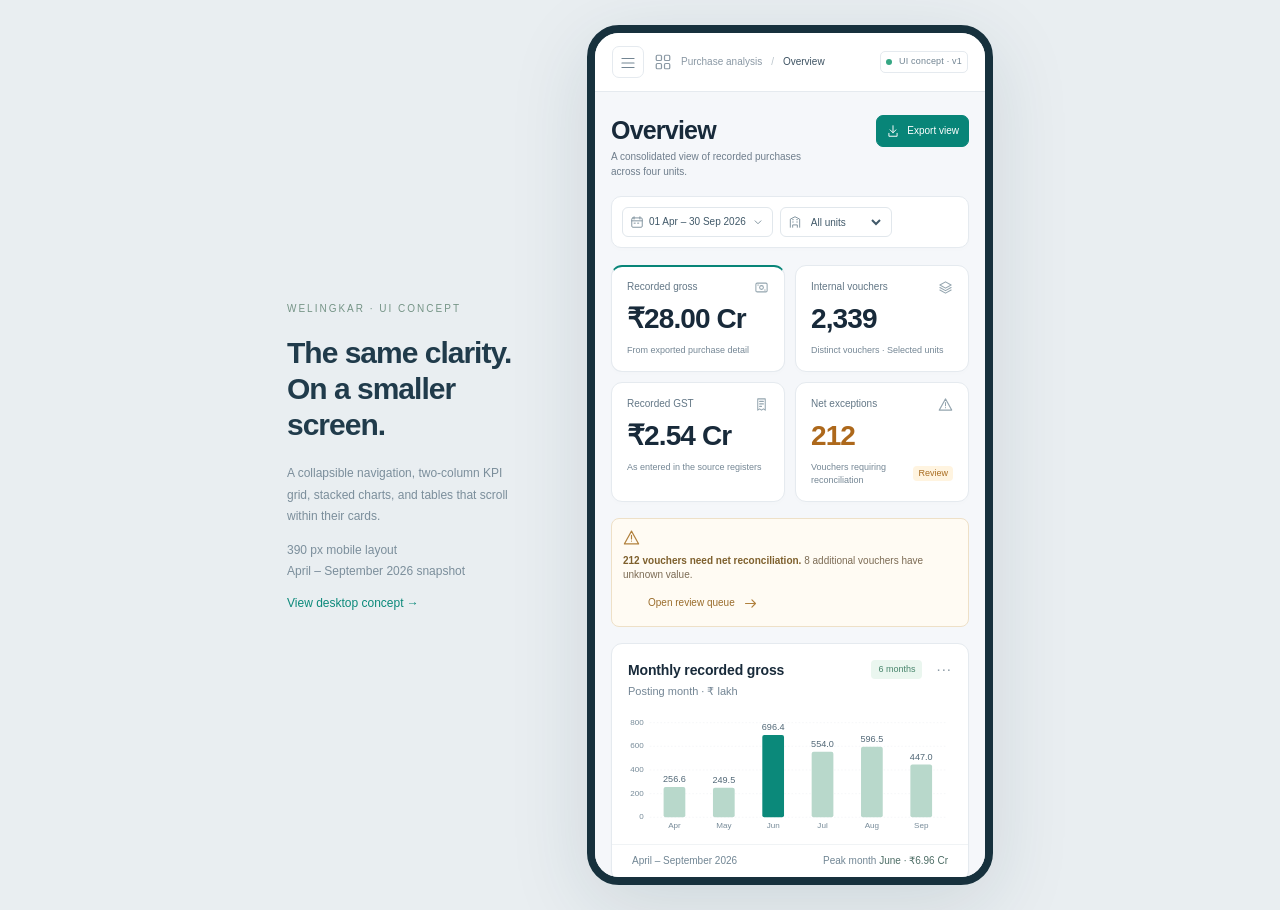
<file: welingkar-ui-mockup-package/mobile.html>
<!DOCTYPE html><html lang="en"><head><meta charset="utf-8"><meta name="viewport" content="width=device-width,initial-scale=1"><title>Welingkar · Mobile concept</title><style>*{box-sizing:border-box}body{margin:0;min-height:100vh;background:#e9eef1;color:#203b4b;font:13px -apple-system,BlinkMacSystemFont,'Segoe UI',sans-serif;display:flex;align-items:center;justify-content:center;gap:65px;padding:25px}.copy{width:235px}.copy small{font-size:10px;letter-spacing:2px;color:#759486}.copy h1{font-size:30px;font-weight:600;letter-spacing:-1px;line-height:1.2}.copy p{font-size:12px;color:#7b8e9b;line-height:1.8}.copy a{font-size:12px;color:#0b897a;text-decoration:none}.phone{background:#fff;border:8px solid #17313d;border-radius:32px;box-shadow:0 20px 80px #19374620;overflow:hidden;width:406px;height:860px;flex-shrink:0}iframe{width:390px;height:844px;border:0;display:block}@media(max-width:800px){body{padding:20px}.copy{display:none}}</style></head><body><div class="copy"><small>WELINGKAR · UI CONCEPT</small><h1>The same clarity.<br>On a smaller screen.</h1><p>A collapsible navigation, two-column KPI grid, stacked charts, and tables that scroll within their cards.</p><p>390 px mobile layout<br>April – September 2026 snapshot</p><a href="index.html">View desktop concept →</a></div><div class="phone"><iframe src="index.html#overview" title="Welingkar mobile dashboard concept"></iframe></div></body></html>
</file>
